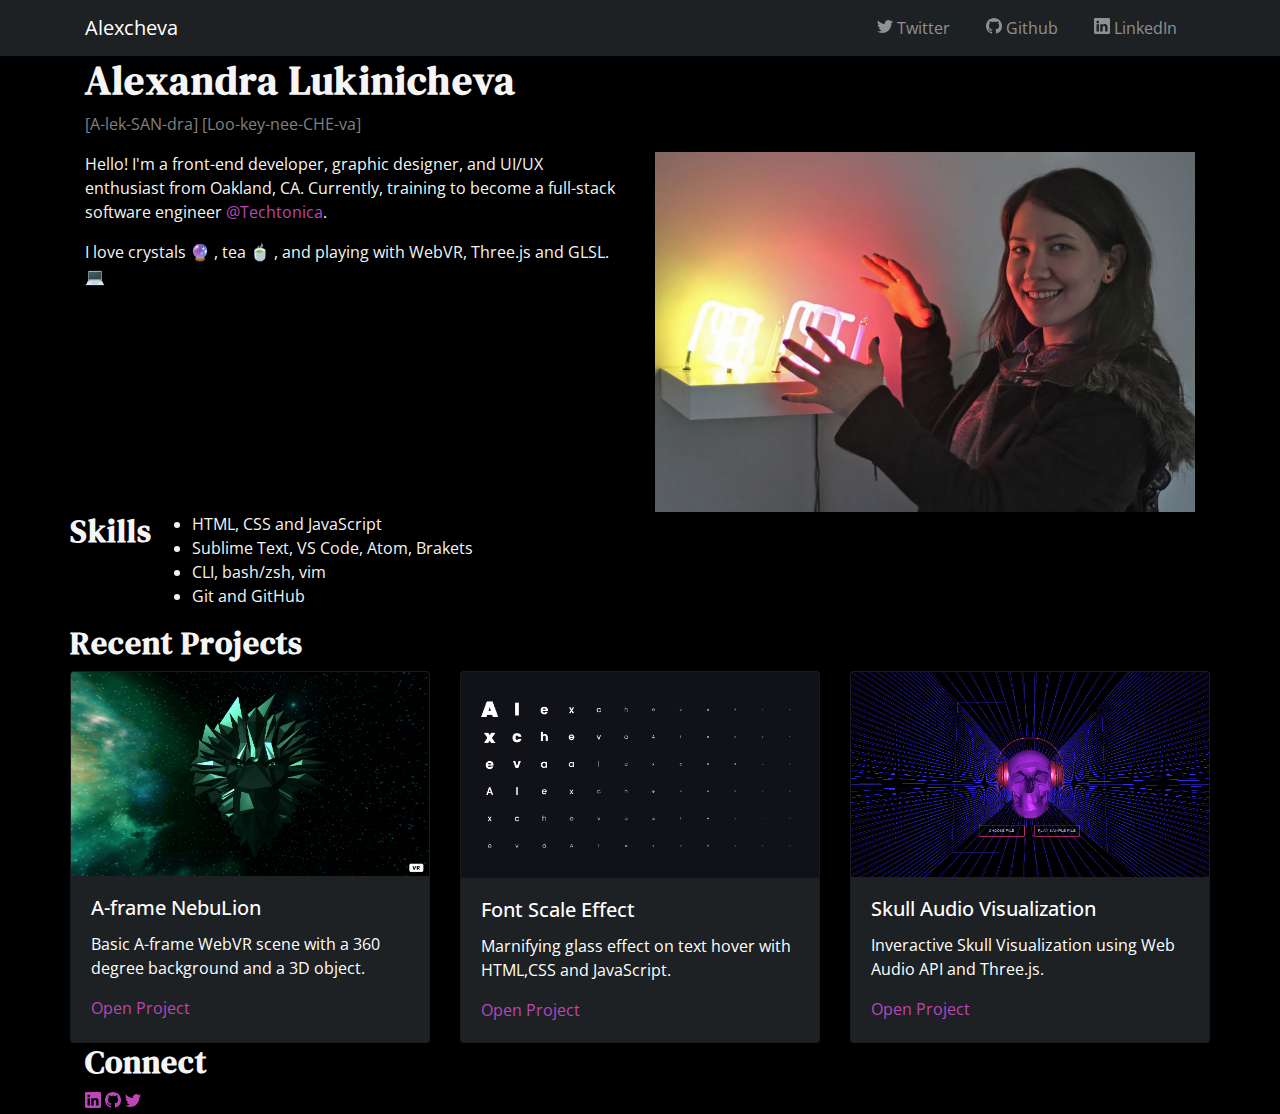
<file: index.html>
<!DOCTYPE html>
<!--[if lt IE 7]>      <html class="no-js lt-ie9 lt-ie8 lt-ie7"> <![endif]-->
<!--[if IE 7]>         <html class="no-js lt-ie9 lt-ie8"> <![endif]-->
<!--[if IE 8]>         <html class="no-js lt-ie9"> <![endif]-->
<!--[if gt IE 8]>      <html class="no-js"> <!--<![endif]-->
<html>
<head>
  <meta charset="utf-8">
  <meta http-equiv="X-UA-Compatible" content="IE=edge">
  <title>Alexandra Lukinicheva | Alexcheva</title>
  <meta name="description"
    content="Alexandra Lukinicheva is a front-end developer, graphic designer, and UI/UX enthusiast from Oakland, CA. Currently, software engineer in training at Techtonica.org">
  <meta name="viewport" content="width=device-width, initial-scale=1">
  <link rel="stylesheet" href="https://maxcdn.bootstrapcdn.com/bootstrap/4.0.0/css/bootstrap.min.css"
    integrity="sha384-Gn5384xqQ1aoWXA+058RXPxPg6fy4IWvTNh0E263XmFcJlSAwiGgFAW/dAiS6JXm" crossorigin="anonymous">
  <link rel="stylesheet" href="assets/style.css">
</head>

<body>
  <!-- <div class="container override"> -->
  <nav class="navbar sticky-top navbar-expand-lg navbar-dark bg-dark d-flex ">
    <div class="container">
      <a class="navbar-brand" href="#">Alexcheva</a>
      <!-- <button class="navbar-toggler" type="button" data-toggle="collapse" data-target="#navbarNav" aria-controls="navbarNav" aria-expanded="false" aria-label="Toggle navigation">
            <span class="navbar-toggler-icon"></span>
          </button> -->
      <!-- <div class="collapse navbar-collapse" id="navbarNav"> -->
      <div class="d-flex">
        <ul class="navbar-nav d-flex flex-row-reverse d-flex justify-content-end">
          <li class="nav-item">
            <a class="nav-link" href="https://www.linkedin.com/in/alexandra-lukinicheva/">
              <svg xmlns="http://www.w3.org/2000/svg" width="16" height="16" fill="currentColor" class="bi bi-linkedin"
                viewBox="0 0 16 16">
                <path
                  d="M0 1.146C0 .513.526 0 1.175 0h13.65C15.474 0 16 .513 16 1.146v13.708c0 .633-.526 1.146-1.175 1.146H1.175C.526 16 0 15.487 0 14.854V1.146zm4.943 12.248V6.169H2.542v7.225h2.401zm-1.2-8.212c.837 0 1.358-.554 1.358-1.248-.015-.709-.52-1.248-1.342-1.248-.822 0-1.359.54-1.359 1.248 0 .694.521 1.248 1.327 1.248h.016zm4.908 8.212V9.359c0-.216.016-.432.08-.586.173-.431.568-.878 1.232-.878.869 0 1.216.662 1.216 1.634v3.865h2.401V9.25c0-2.22-1.184-3.252-2.764-3.252-1.274 0-1.845.7-2.165 1.193v.025h-.016a5.54 5.54 0 0 1 .016-.025V6.169h-2.4c.03.678 0 7.225 0 7.225h2.4z" />
              </svg>
              <span class="nav-text"> LinkedIn</span>
            </a>
          </li>
          <li class="nav-item">
            <a class="nav-link" href="https://github.com/alexcheva">
              <svg xmlns="http://www.w3.org/2000/svg" width="16" height="16" fill="currentColor" class="bi bi-github"
                viewBox="0 0 16 16">
                <path
                  d="M8 0C3.58 0 0 3.58 0 8c0 3.54 2.29 6.53 5.47 7.59.4.07.55-.17.55-.38 0-.19-.01-.82-.01-1.49-2.01.37-2.53-.49-2.69-.94-.09-.23-.48-.94-.82-1.13-.28-.15-.68-.52-.01-.53.63-.01 1.08.58 1.23.82.72 1.21 1.87.87 2.33.66.07-.52.28-.87.51-1.07-1.78-.2-3.64-.89-3.64-3.95 0-.87.31-1.59.82-2.15-.08-.2-.36-1.02.08-2.12 0 0 .67-.21 2.2.82.64-.18 1.32-.27 2-.27.68 0 1.36.09 2 .27 1.53-1.04 2.2-.82 2.2-.82.44 1.1.16 1.92.08 2.12.51.56.82 1.27.82 2.15 0 3.07-1.87 3.75-3.65 3.95.29.25.54.73.54 1.48 0 1.07-.01 1.93-.01 2.2 0 .21.15.46.55.38A8.012 8.012 0 0 0 16 8c0-4.42-3.58-8-8-8z" />
              </svg>
              <span class="nav-text"> Github</span>
            </a>
          </li>
          <li class="nav-item">
            <a class="nav-link" href="https://twitter.com/alexlukinicheva">
              <svg xmlns="http://www.w3.org/2000/svg" width="16" height="16" fill="currentColor" class="bi bi-twitter"
                viewBox="0 0 16 16">
                <path
                  d="M5.026 15c6.038 0 9.341-5.003 9.341-9.334 0-.14 0-.282-.006-.422A6.685 6.685 0 0 0 16 3.542a6.658 6.658 0 0 1-1.889.518 3.301 3.301 0 0 0 1.447-1.817 6.533 6.533 0 0 1-2.087.793A3.286 3.286 0 0 0 7.875 6.03a9.325 9.325 0 0 1-6.767-3.429 3.289 3.289 0 0 0 1.018 4.382A3.323 3.323 0 0 1 .64 6.575v.045a3.288 3.288 0 0 0 2.632 3.218 3.203 3.203 0 0 1-.865.115 3.23 3.23 0 0 1-.614-.057 3.283 3.283 0 0 0 3.067 2.277A6.588 6.588 0 0 1 .78 13.58a6.32 6.32 0 0 1-.78-.045A9.344 9.344 0 0 0 5.026 15z" />
              </svg>
              <span class="nav-text"> Twitter</span>
            </a>
          </li>
        </ul>
      </div>
    </div>
  </nav>
  <!-- </div> -->
  <div class="container">
    <div class="row">
      <div class="col-xs-12 col-sm-12 col-md-12 col-lg-12 col-xld-12">
        <h1>Alexandra Lukinicheva</h1>
        <p id="pronun">[A-lek-SAN-dra] [Loo-key-nee-CHE-va]</p>
      </div>
      <div class="col-xs-12 col-sm-12 col-md-12 col-lg-6 col-xld-6">
        <p>Hello! I'm a front-end developer, graphic designer, and UI/UX enthusiast from Oakland, CA.
          Currently, training to become a full-stack software engineer <a href="https://techtonica.org/" target="_blank"
            alt="Open Techtonica.org in a new tab">@Techtonica</a>.</p>
        <p>I love crystals 🔮 , tea 🍵 , and playing with WebVR, Three.js and GLSL. 💻</p>
      </div>
      <div class="col-xs-12 col-sm-12 col-md-12 col-lg-6 col-xld-6">
        <img class="img-fluid" src="assets/img/alexandra_lukinicheva.jpg" alt="Alexandra Lukinicheva">
      </div>
      <h2>Skills</h2>
      <ul>
        <li>HTML, CSS and JavaScript</li>
        <li>Sublime Text, VS Code, Atom, Brakets</li>
        <li>CLI, bash/zsh, vim</li>
        <li>Git and GitHub</li>
      </ul>
    </div>
    <div class="row">
      <h2>Recent Projects</h2>
      <div class="card-deck">
        <div class="card text-white bg-dark">
          <img class="card-img-top" src="assets/img/nebulion.png" alt="A-frame Nebulion | Alexcheva">
          <div class="card-body">
            <h5 class="card-title">A-frame NebuLion</h5>
            <p class="card-text">Basic A-frame WebVR scene with a 360 degree background and a 3D object.</p>
            <a href="https://alexcheva.github.io/a-frame_environment/" class="card-link">Open Project</a>
          </div>
        </div>
        <div class="card text-white bg-dark">
          <img class="card-img-top" src="assets/img/alexcheva.png" alt="Font Scale Effect | Alexcheva">
          <div class="card-body">
            <h5 class="card-title">Font Scale Effect</h5>
            <p class="card-text">Marnifying glass effect on text hover with HTML,CSS and JavaScript.</p>
            <a href="https://alexcheva.github.io/font-size-effect/" class="card-link">Open Project</a>
          </div>
        </div>
        <div class="card text-white bg-dark">
          <img class="card-img-top" src="assets/img/skull.png" alt="A-frame Nebulion | Alexcheva">
          <div class="card-body">
            <h5 class="card-title">Skull Audio Visualization</h5>
            <p class="card-text">Inveractive Skull Visualization using Web Audio API and Three.js.</p>
            <a href="https://alexcheva.github.io/webgl-skull-audio-visualizer/" class="card-link">Open Project</a>
          </div>
        </div>
      </div>
      <!-- <p><a href="https://alexcheva.github.io/a-frame_environment/">
          A-frame NebuLion
        </a></p>
        <p><a href="https://alexcheva.github.io/font-size-effect/">
          Font Scale Effect
        </a></p>
        <p><a href="https://alexcheva.github.io/webgl-skull-audio-visualizer/">
          Web Audio API Skull Visualization (Three.js)
        </a></p> -->
    </div>

    <h2>Connect</h2>
    <!-- LinkedIn -->
    <a href="https://www.linkedin.com/in/alexandra-lukinicheva/">
      <svg xmlns="http://www.w3.org/2000/svg" width="16" height="16" fill="currentColor" class="bi bi-linkedin"
        viewBox="0 0 16 16">
        <path
          d="M0 1.146C0 .513.526 0 1.175 0h13.65C15.474 0 16 .513 16 1.146v13.708c0 .633-.526 1.146-1.175 1.146H1.175C.526 16 0 15.487 0 14.854V1.146zm4.943 12.248V6.169H2.542v7.225h2.401zm-1.2-8.212c.837 0 1.358-.554 1.358-1.248-.015-.709-.52-1.248-1.342-1.248-.822 0-1.359.54-1.359 1.248 0 .694.521 1.248 1.327 1.248h.016zm4.908 8.212V9.359c0-.216.016-.432.08-.586.173-.431.568-.878 1.232-.878.869 0 1.216.662 1.216 1.634v3.865h2.401V9.25c0-2.22-1.184-3.252-2.764-3.252-1.274 0-1.845.7-2.165 1.193v.025h-.016a5.54 5.54 0 0 1 .016-.025V6.169h-2.4c.03.678 0 7.225 0 7.225h2.4z" />
      </svg>
    </a>
    <!-- GitHub -->
    <a href="https://github.com/alexcheva">
      <svg xmlns="http://www.w3.org/2000/svg" width="16" height="16" fill="currentColor" class="bi bi-github"
        viewBox="0 0 16 16">
        <path
          d="M8 0C3.58 0 0 3.58 0 8c0 3.54 2.29 6.53 5.47 7.59.4.07.55-.17.55-.38 0-.19-.01-.82-.01-1.49-2.01.37-2.53-.49-2.69-.94-.09-.23-.48-.94-.82-1.13-.28-.15-.68-.52-.01-.53.63-.01 1.08.58 1.23.82.72 1.21 1.87.87 2.33.66.07-.52.28-.87.51-1.07-1.78-.2-3.64-.89-3.64-3.95 0-.87.31-1.59.82-2.15-.08-.2-.36-1.02.08-2.12 0 0 .67-.21 2.2.82.64-.18 1.32-.27 2-.27.68 0 1.36.09 2 .27 1.53-1.04 2.2-.82 2.2-.82.44 1.1.16 1.92.08 2.12.51.56.82 1.27.82 2.15 0 3.07-1.87 3.75-3.65 3.95.29.25.54.73.54 1.48 0 1.07-.01 1.93-.01 2.2 0 .21.15.46.55.38A8.012 8.012 0 0 0 16 8c0-4.42-3.58-8-8-8z" />
      </svg>
    </a>
    <!-- Twitter -->
    <a href="https://twitter.com/alexlukinicheva">
      <svg xmlns="http://www.w3.org/2000/svg" width="16" height="16" fill="currentColor" class="bi bi-twitter"
        viewBox="0 0 16 16">
        <path
          d="M5.026 15c6.038 0 9.341-5.003 9.341-9.334 0-.14 0-.282-.006-.422A6.685 6.685 0 0 0 16 3.542a6.658 6.658 0 0 1-1.889.518 3.301 3.301 0 0 0 1.447-1.817 6.533 6.533 0 0 1-2.087.793A3.286 3.286 0 0 0 7.875 6.03a9.325 9.325 0 0 1-6.767-3.429 3.289 3.289 0 0 0 1.018 4.382A3.323 3.323 0 0 1 .64 6.575v.045a3.288 3.288 0 0 0 2.632 3.218 3.203 3.203 0 0 1-.865.115 3.23 3.23 0 0 1-.614-.057 3.283 3.283 0 0 0 3.067 2.277A6.588 6.588 0 0 1 .78 13.58a6.32 6.32 0 0 1-.78-.045A9.344 9.344 0 0 0 5.026 15z" />
      </svg>
    </a>

  </div>
  <!-- <div class="embed-responsive embed-responsive-16by9">
                    <iframe class="embed-responsive-item" src="" frameborder="0" allow="accelerometer; autoplay; clipboard-write; encrypted-media; gyroscope; picture-in-picture" allowfullscreen></iframe>
                </div> -->
  <!--[if lt IE 7]>
      <p class="browsehappy">You are using an <strong>outdated</strong> browser. Please <a href="#">upgrade your browser</a> to improve your experience.</p>
    <![endif]-->
  <script src="https://code.jquery.com/jquery-3.0.0.slim.min.js"></script>
  <script src="https://maxcdn.bootstrapcdn.com/bootstrap/4.0.0/js/bootstrap.min.js"
    integrity="sha384-JZR6Spejh4U02d8jOt6vLEHfe/JQGiRRSQQxSfFWpi1MquVdAyjUar5+76PVCmYl"
    crossorigin="anonymous"></script>
  <script src="" async defer></script>
</body>

</html>
</file>
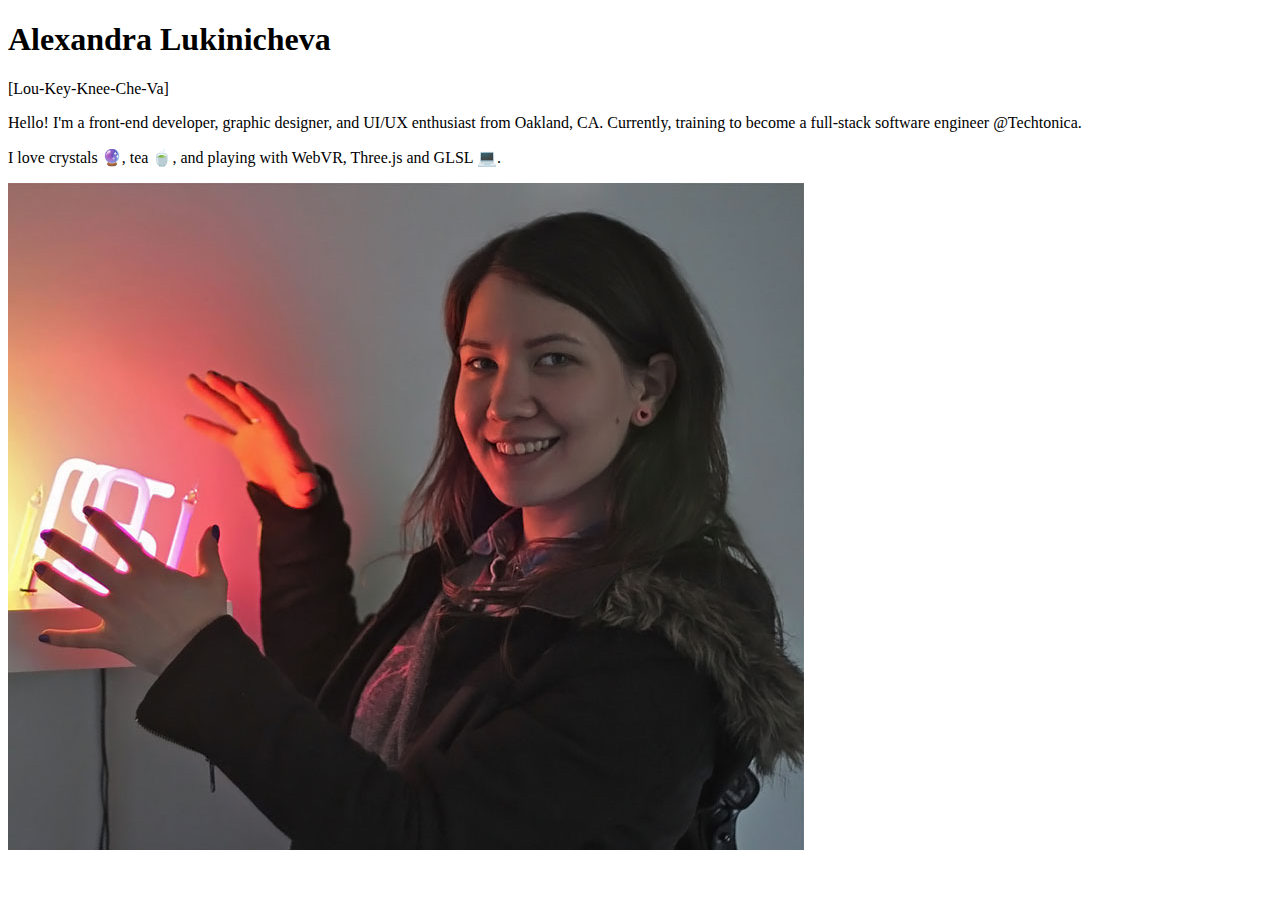
<file: index-test.html>
<!DOCTYPE html>
<!--[if lt IE 7]>      <html class="no-js lt-ie9 lt-ie8 lt-ie7"> <![endif]-->
<!--[if IE 7]>         <html class="no-js lt-ie9 lt-ie8"> <![endif]-->
<!--[if IE 8]>         <html class="no-js lt-ie9"> <![endif]-->
<!--[if gt IE 8]>      <html class="no-js"> <!--<![endif]-->
<html>
  <head>
    <meta charset="utf-8">
    <meta http-equiv="X-UA-Compatible" content="IE=edge">
    <title>Alexcheva</title>
    <meta name="description" content="">
    <meta name="viewport" content="width=device-width, initial-scale=1">
    <link rel="stylesheet" href="">
  </head>
  <body>
    <h1>Alexandra Lukinicheva</h1>
    <p>[Lou-Key-Knee-Che-Va]</p>
    <p>Hello! I'm a front-end developer, graphic designer, and UI/UX enthusiast from Oakland, CA. 
      Currently, training to become a full-stack software engineer @Techtonica.</p>
      <p>I love crystals 🔮, tea 🍵, and playing with WebVR, Three.js and GLSL 💻.</p>
    <img src="assets/img/alexandra_lukinicheva1.jpg" alt="Alexandra Lukinicheva">
    <!--[if lt IE 7]>
      <p class="browsehappy">You are using an <strong>outdated</strong> browser. Please <a href="#">upgrade your browser</a> to improve your experience.</p>
    <![endif]-->
    
    <script src="" async defer></script>
  </body>
</html>
</file>
<file: assets/style.css>
@import url('https://fonts.googleapis.com/css2?family=Open+Sans&family=Prata&display=swap');
@import url('https://fonts.googleapis.com/css2?family=Yeseva+One&display=swap');

@import url('https://fonts.googleapis.com/css2?family=Suez+One&display=swap');

@import url('https://fonts.googleapis.com/css2?family=DM+Serif+Text&display=swap');

/* https://fonts.google.com/specimen/Source+Serif+Pro?category=Serif,Display&preview.text=Alexandra%20Lukinicheva&preview.text_type=custom&subset=cyrillic#standard-styles
https://fonts.google.com/specimen/Tinos?category=Serif,Display&preview.text=Alexandra%20Lukinicheva&preview.text_type=custom&subset=cyrillic#standard-styles
https://fonts.google.com/specimen/Vollkorn+SC?category=Serif,Display&preview.text=Alexandra%20Lukinicheva&preview.text_type=custom&subset=cyrillic#pairings
*/
body{
  background-color: black;
  color: whitesmoke;
}
.override{
  padding: 0px;
}
.bg-dark {
  background-color: #1d2124!important;
}
li.nav-item {
  margin: 0px 10px;
}
a {
  color: #ba46b7;
}
a:hover, a:focus {
  color: #e2e243;
  text-decoration: underline;
}
#pronun{
  color: grey;
}
h1, h2{
  letter-spacing: 0.03em;
  /* font-family: 'Prata', serif; */
  font-weight: 800;
  /* font-family: 'Yeseva One', serif; */
  /* font-family: 'Suez One', serif; */
  font-family: 'DM Serif Text', serif;
}
body{
  font-family: 'Open Sans', sans-serif;
}
@media (max-width: 515px){
  span.nav-text {
    display: none;
}
}
</file>
